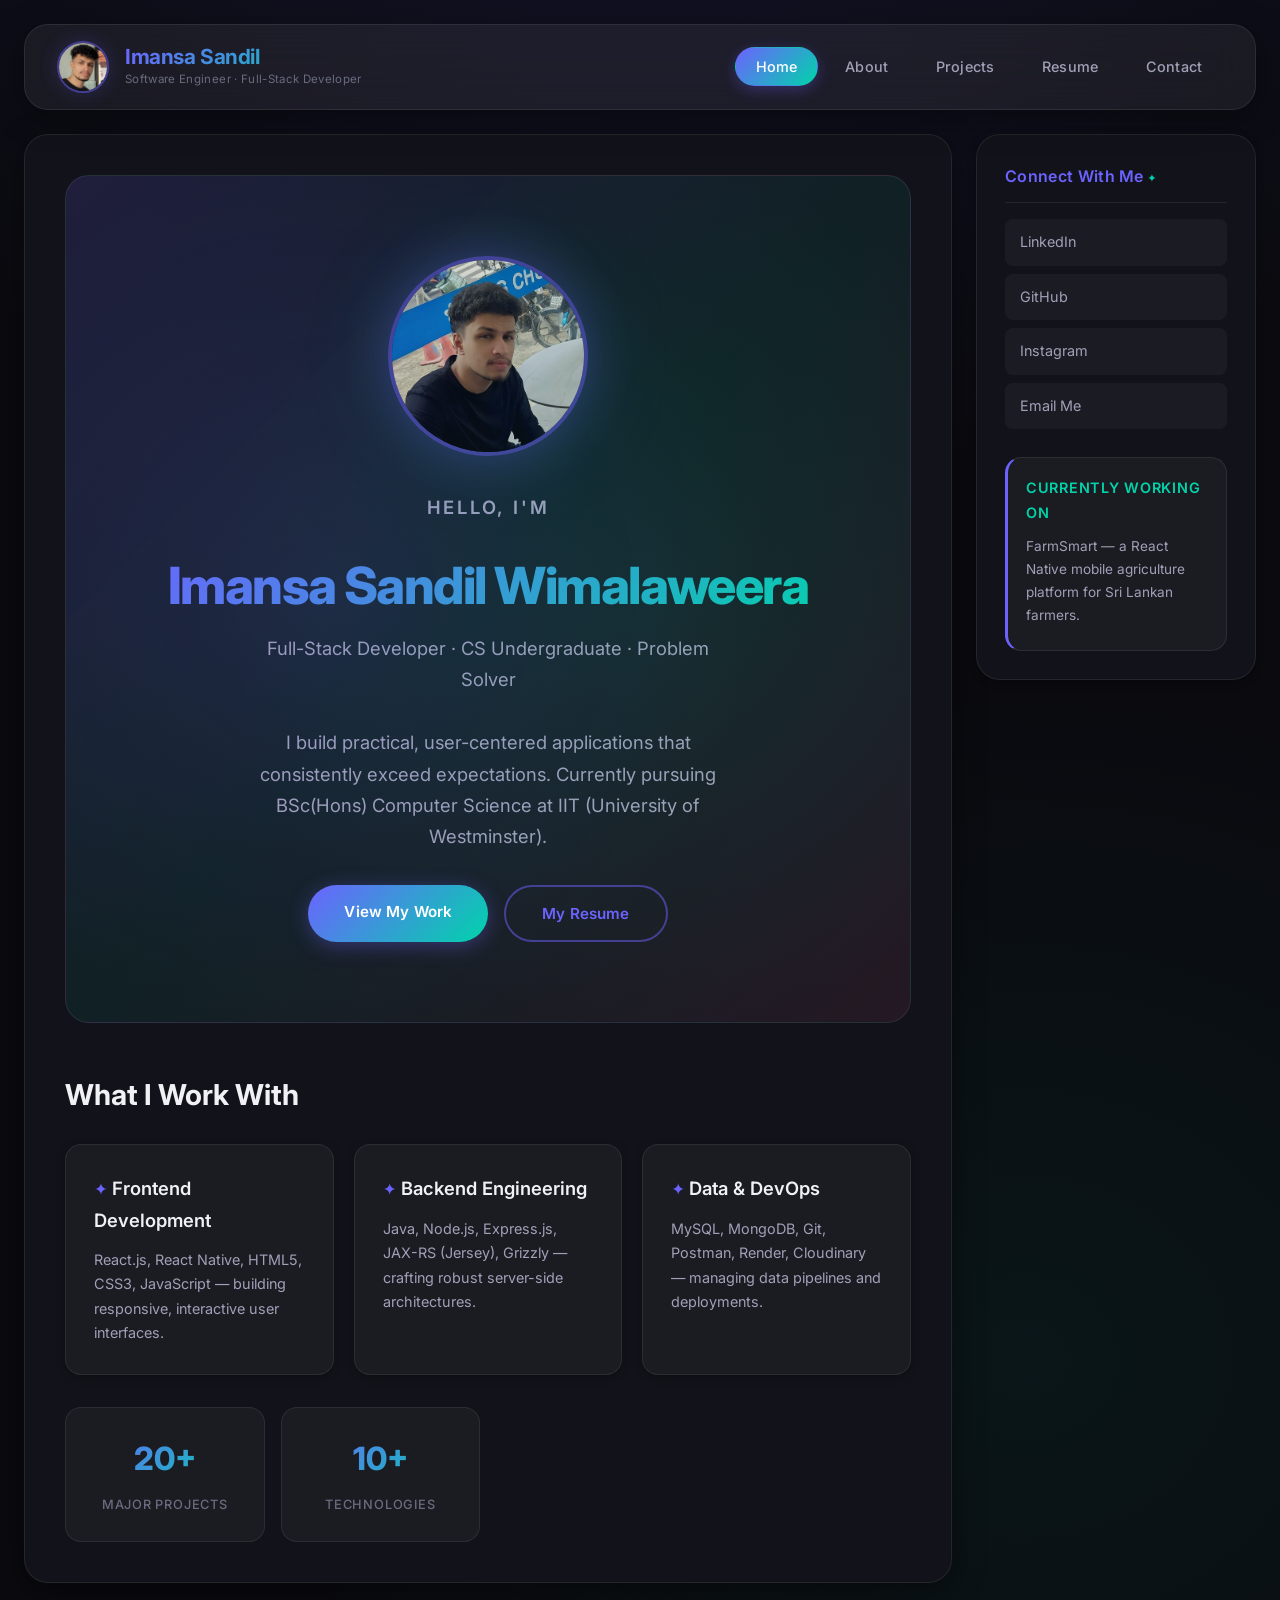
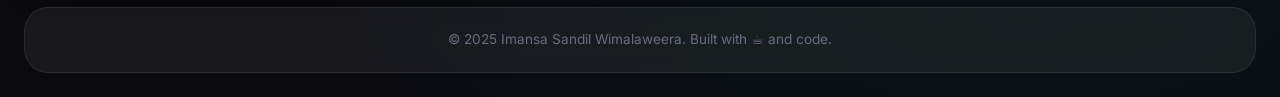
<file: index.html>
<!DOCTYPE html>
<html lang="en">
<head>
    <meta charset="UTF-8">
    <meta name="viewport" content="width=device-width, initial-scale=1.0">
    <meta name="description" content="Imansa Sandil Wimalaweera - Software Developer specializing in React, Java, and full-stack applications. BSc Computer Science student at IIT (University of Westminster).">
    <title>Imansa Sandil | Developer Portfolio</title>
    <link rel="stylesheet" href="styles.css">
    <link href="https://fonts.googleapis.com/css2?family=Inter:wght@300;400;500;600;700;800&display=swap" rel="stylesheet">
</head>
<body>
    <!-- Main header with navigation -->
    <header>
        <nav>
            <div class="logo-container">
                <img src="images/headerp.jpeg" alt="Imansa Sandil" class="profile-photo">
                <div class="logo-text">
                    <h1>Imansa Sandil</h1>
                    <span class="logo-role">Software Engineer · Full-Stack Developer</span>
                </div>
            </div>
            <ul>
                <li><a href="index.html" class="active">Home</a></li>
                <li><a href="about.html">About</a></li>
                <li><a href="blogs.html">Projects</a></li>
                <li><a href="resume.html">Resume</a></li>
                <li><a href="contact.html">Contact</a></li>
            </ul>
        </nav>
    </header>

    <!-- Main content area -->
    <main>
        <!-- Hero section with introduction -->
        <section class="hero">
            <img src="images/Pp.jpg" alt="Imansa Sandil" class="hero-photo" width="200" height="200">
            <p class="hero-greeting">Hello, I'm</p>
            <h2>Imansa Sandil Wimalaweera</h2>
            <p class="hero-tagline">Full-Stack Developer · CS Undergraduate · Problem Solver</p>
            <p class="hero-desc">I build practical, user-centered applications that consistently exceed expectations. Currently pursuing BSc(Hons) Computer Science at IIT (University of Westminster).</p>
            <div class="hero-buttons">
                <a href="blogs.html" class="cta-button">View My Work</a>
                <a href="resume.html" class="cta-button cta-outline">My Resume</a>
            </div>
        </section>

        <!-- Tech stack highlight -->
        <section class="featured">
            <h2>What I Work With</h2>
            <div class="card-container">
                <article class="card">
                    <h3>Frontend Development</h3>
                    <p>React.js, React Native, HTML5, CSS3, JavaScript — building responsive, interactive user interfaces.</p>
                </article>
                <article class="card">
                    <h3>Backend Engineering</h3>
                    <p>Java, Node.js, Express.js, JAX-RS (Jersey), Grizzly — crafting robust server-side architectures.</p>
                </article>
                <article class="card">
                    <h3>Data & DevOps</h3>
                    <p>MySQL, MongoDB, Git, Postman, Render, Cloudinary — managing data pipelines and deployments.</p>
                </article>
            </div>
        </section>

        <!-- Quick stats -->
        <section class="stats-section">
            <div class="stat-item">
                <span class="stat-number">20+</span>
                <span class="stat-label">Major Projects</span>
            </div>
            <div class="stat-item">
                <span class="stat-number">10+</span>
                <span class="stat-label">Technologies</span>
            </div>
        </section>
    </main>

    <!-- Sidebar with social media information -->
    <aside>
        <h3>Connect With Me</h3>
        <ul class="social-links">
            <li><a href="https://www.linkedin.com/in/imansa-sandil-76a2b0391/" target="_blank" rel="noopener">LinkedIn</a></li>
            <li><a href="https://github.com/imansasandil-beep" target="_blank" rel="noopener">GitHub</a></li>
            <li><a href="https://www.instagram.com/_imansandil__?igsh=MTcyYmR6cWJxM2tmeA==" target="_blank" rel="noopener">Instagram</a></li>
            <li><a href="mailto:imansasandil@gmail.com">Email Me</a></li>
        </ul>
        <div class="latest-update">
            <h4>Currently Working On</h4>
            <p>FarmSmart — a React Native mobile agriculture platform for Sri Lankan farmers.</p>
        </div>
    </aside>

    <!-- Footer section -->
    <footer>
        <p>&copy; 2025 Imansa Sandil Wimalaweera. Built with ☕ and code.</p>
    </footer>
</body>
</html>
</file>
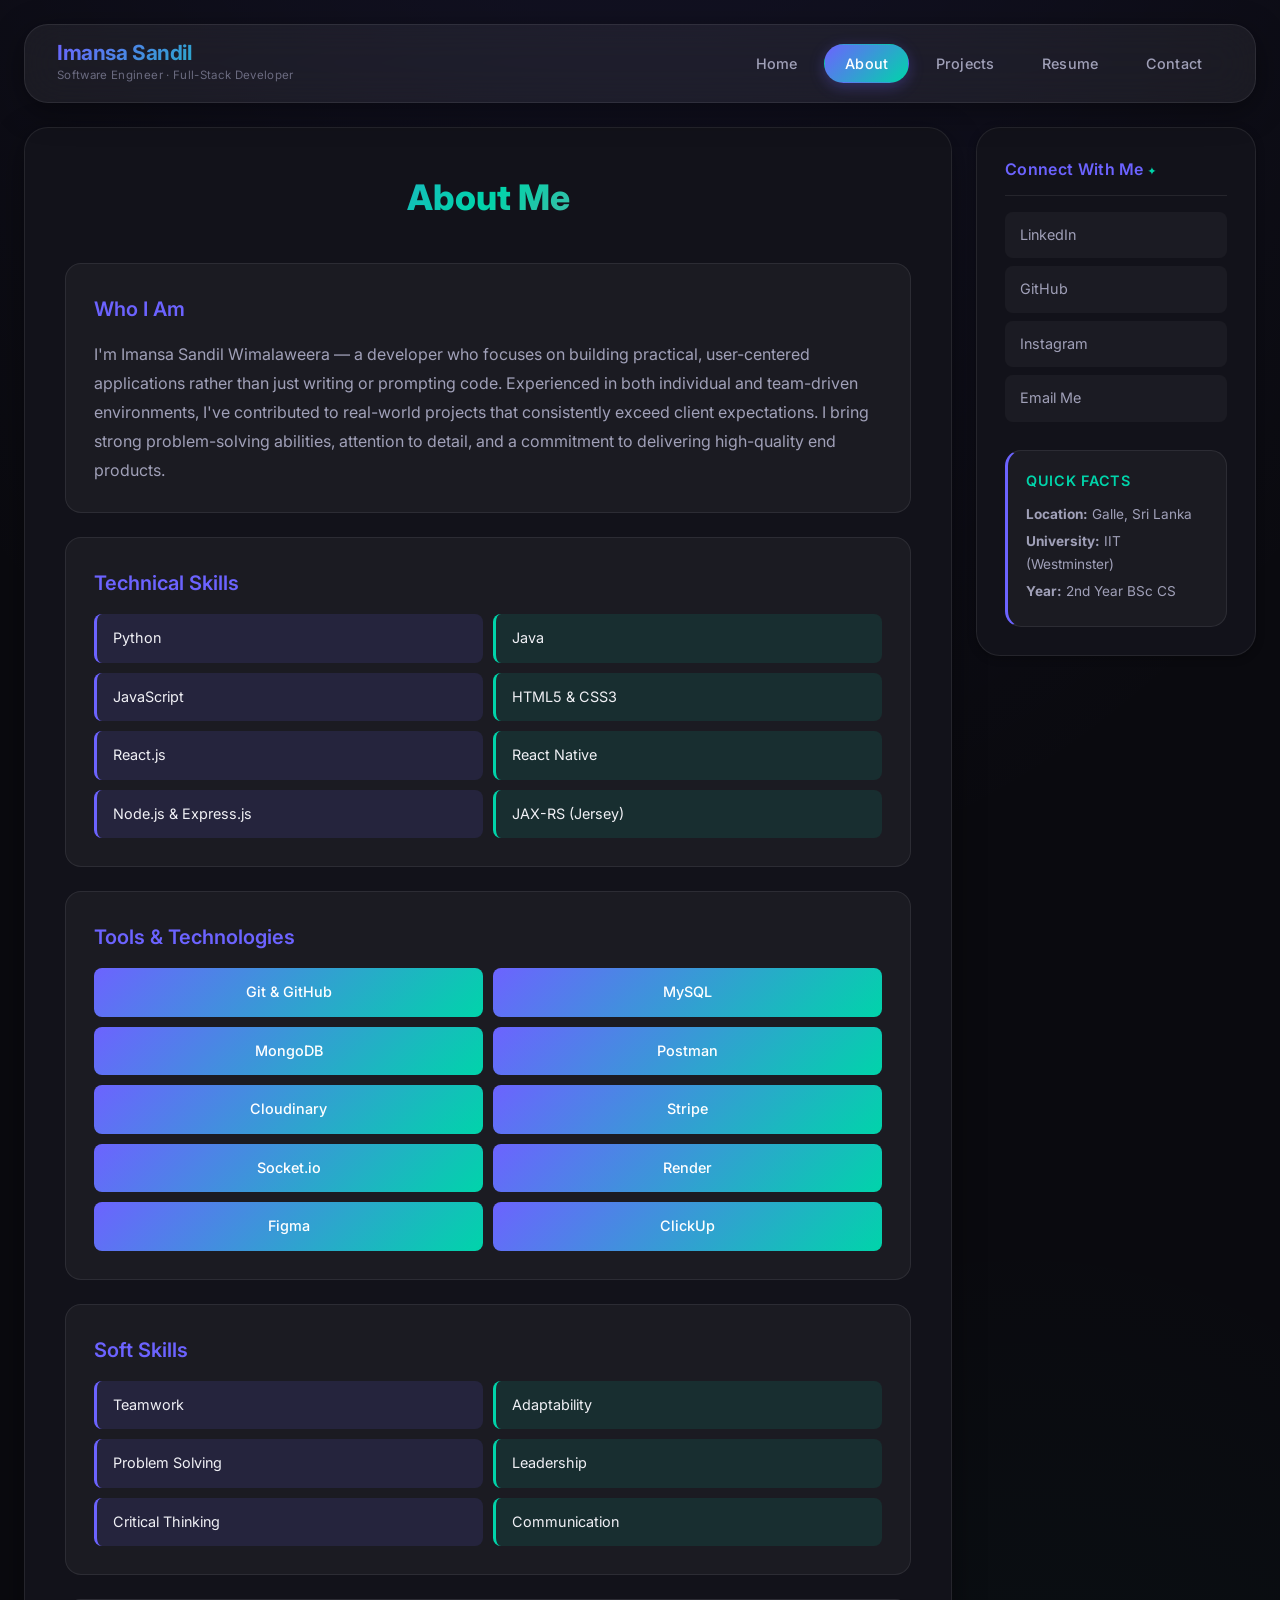
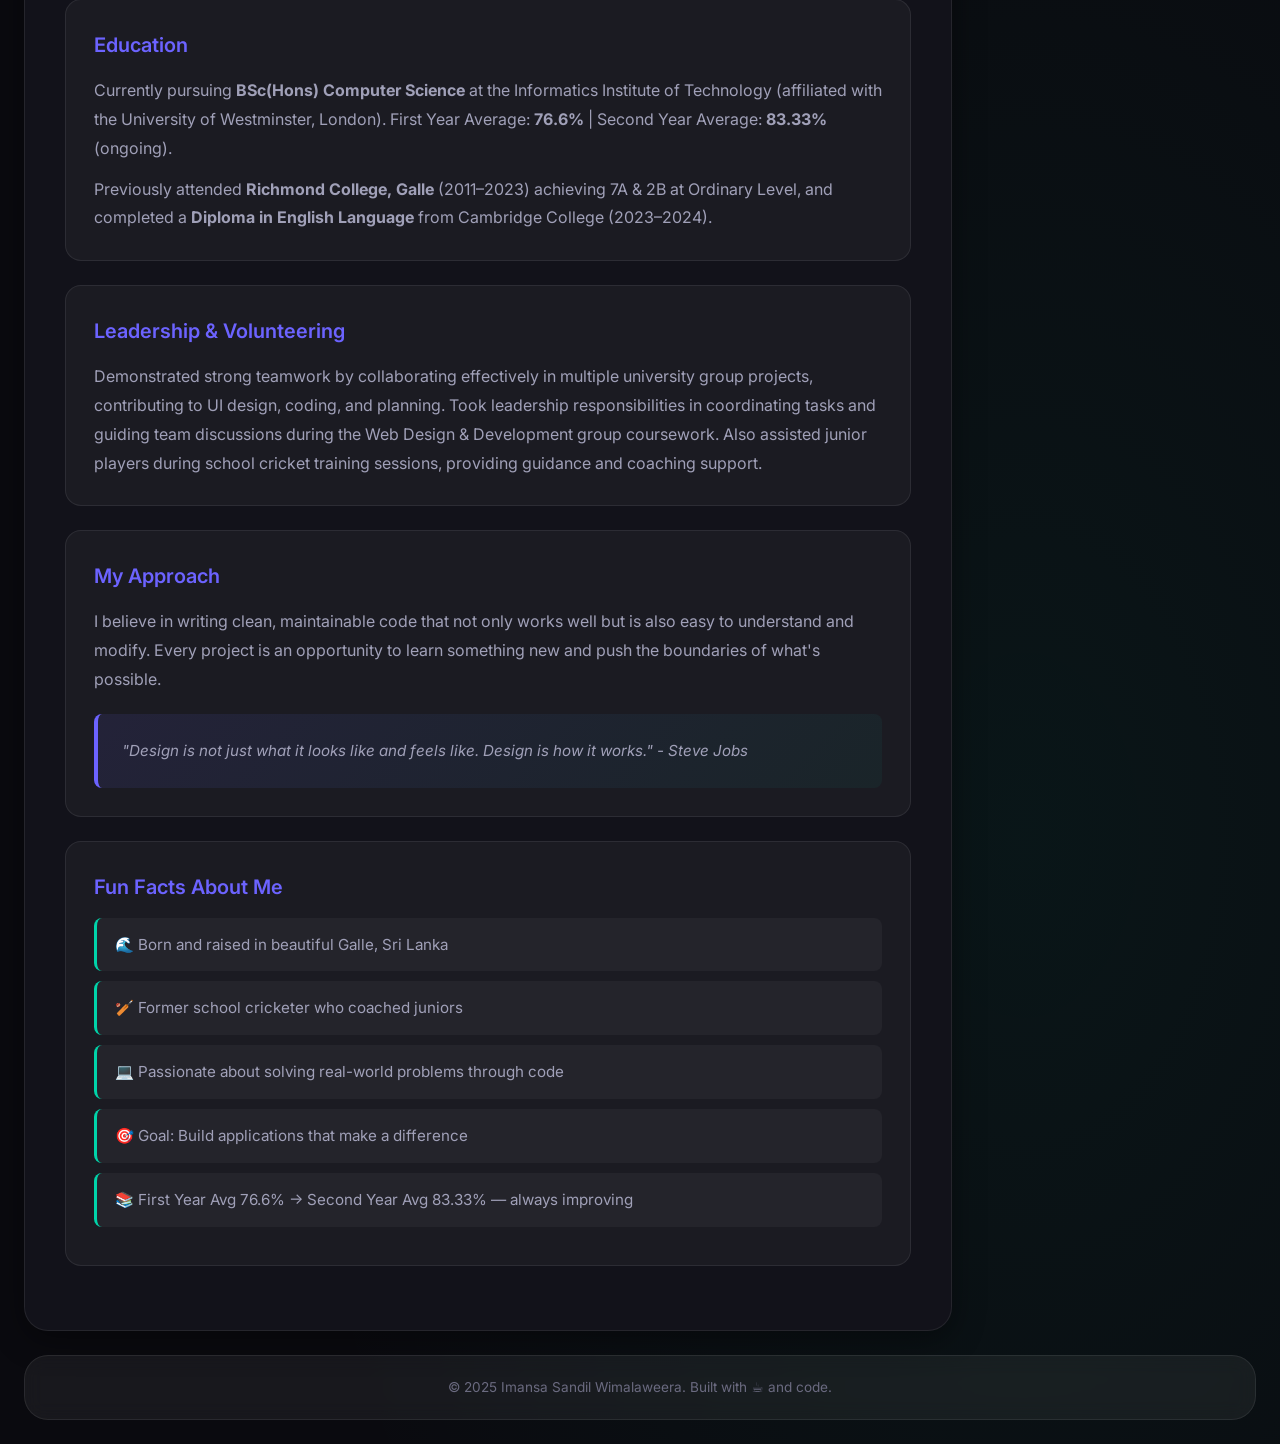
<file: about.html>
<!DOCTYPE html>
<html lang="en">
<head>
    <meta charset="UTF-8">
    <meta name="viewport" content="width=device-width, initial-scale=1.0">
    <meta name="description" content="About Imansa Sandil - CS student at IIT (University of Westminster), skilled in Java, React, Node.js and more.">
    <title>About Me | Imansa Sandil</title>
    <link rel="stylesheet" href="styles.css">
    <link href="https://fonts.googleapis.com/css2?family=Inter:wght@300;400;500;600;700;800&display=swap" rel="stylesheet">
</head>
<body>
    <!-- Navigation header -->
    <header>
        <nav>
            <div class="logo-text">
                    <h1>Imansa Sandil</h1>
                    <span class="logo-role">Software Engineer · Full-Stack Developer</span>
                </div>
            <ul>
                <li><a href="index.html">Home</a></li>
                <li><a href="about.html" class="active">About</a></li>
                <li><a href="blogs.html">Projects</a></li>
                <li><a href="resume.html">Resume</a></li>
                <li><a href="contact.html">Contact</a></li>
            </ul>
        </nav>
    </header>

    <!-- Main content -->
    <main>
        <article class="about-content">
            <h2>About Me</h2>
            
            <!-- Introduction section -->
            <section class="intro-section">
                <h3>Who I Am</h3>
                <p>I'm Imansa Sandil Wimalaweera — a developer who focuses on building practical, user-centered applications rather than just writing or prompting code. Experienced in both individual and team-driven environments, I've contributed to real-world projects that consistently exceed client expectations. I bring strong problem-solving abilities, attention to detail, and a commitment to delivering high-quality end products.</p>
            </section>

            <!-- Skills section -->
            <section class="skills-section">
                <h3>Technical Skills</h3>
                <ul class="skills-list">
                    <li>Python</li>
                    <li>Java</li>
                    <li>JavaScript</li>
                    <li>HTML5 &amp; CSS3</li>
                    <li>React.js</li>
                    <li>React Native</li>
                    <li>Node.js &amp; Express.js</li>
                    <li>JAX-RS (Jersey)</li>
                </ul>
            </section>

            <!-- Tools & Technologies section -->
            <section class="tools-section">
                <h3>Tools &amp; Technologies</h3>
                <ul class="tools-list">
                    <li>Git &amp; GitHub</li>
                    <li>MySQL</li>
                    <li>MongoDB</li>
                    <li>Postman</li>
                    <li>Cloudinary</li>
                    <li>Stripe</li>
                    <li>Socket.io</li>
                    <li>Render</li>
                    <li>Figma</li>
                    <li>ClickUp</li>
                </ul>
            </section>

            <!-- Soft Skills section -->
            <section class="soft-skills-section">
                <h3>Soft Skills</h3>
                <ul class="skills-list">
                    <li>Teamwork</li>
                    <li>Adaptability</li>
                    <li>Problem Solving</li>
                    <li>Leadership</li>
                    <li>Critical Thinking</li>
                    <li>Communication</li>
                </ul>
            </section>

            <!-- Education section -->
            <section class="education-section">
                <h3>Education</h3>
                <p>Currently pursuing <strong>BSc(Hons) Computer Science</strong> at the Informatics Institute of Technology (affiliated with the University of Westminster, London). First Year Average: <strong>76.6%</strong> | Second Year Average: <strong>83.33%</strong> (ongoing).</p>
                <p style="margin-top: 12px;">Previously attended <strong>Richmond College, Galle</strong> (2011–2023) achieving 7A &amp; 2B at Ordinary Level, and completed a <strong>Diploma in English Language</strong> from Cambridge College (2023–2024).</p>
            </section>

            <!-- Leadership & Volunteering -->
            <section class="current-focus-section">
                <h3>Leadership &amp; Volunteering</h3>
                <p>Demonstrated strong teamwork by collaborating effectively in multiple university group projects, contributing to UI design, coding, and planning. Took leadership responsibilities in coordinating tasks and guiding team discussions during the Web Design &amp; Development group coursework. Also assisted junior players during school cricket training sessions, providing guidance and coaching support.</p>
            </section>

            <!-- Philosophy section -->
            <section class="philosophy-section">
                <h3>My Approach</h3>
                <p>I believe in writing clean, maintainable code that not only works well but is also easy to understand and modify. Every project is an opportunity to learn something new and push the boundaries of what's possible.</p>
                <blockquote>
                    "Design is not just what it looks like and feels like. Design is how it works." - Steve Jobs
                </blockquote>
            </section>

            <!-- Fun Facts section -->
            <section class="fun-facts-section">
                <h3>Fun Facts About Me</h3>
                <ul class="fun-facts-list">
                    <li>🌊 Born and raised in beautiful Galle, Sri Lanka</li>
                    <li>🏏 Former school cricketer who coached juniors</li>
                    <li>💻 Passionate about solving real-world problems through code</li>
                    <li>🎯 Goal: Build applications that make a difference</li>
                    <li>📚 First Year Avg 76.6% → Second Year Avg 83.33% — always improving</li>
                </ul>
            </section>
        </article>
    </main>

    <!-- Sidebar -->
    <aside>
        <h3>Connect With Me</h3>
        <ul class="social-links">
            <li><a href="https://www.linkedin.com/in/imansa-sandil-76a2b0391/" target="_blank" rel="noopener">LinkedIn</a></li>
            <li><a href="https://github.com/imansasandil-beep" target="_blank" rel="noopener">GitHub</a></li>
            <li><a href="https://www.instagram.com/_imansandil__?igsh=MTcyYmR6cWJxM2tmeA==" target="_blank" rel="noopener">Instagram</a></li>
            <li><a href="mailto:imansasandil@gmail.com">Email Me</a></li>
        </ul>
        <div class="latest-update">
            <h4>Quick Facts</h4>
            <p><strong>Location:</strong> Galle, Sri Lanka</p>
            <p><strong>University:</strong> IIT (Westminster)</p>
            <p><strong>Year:</strong> 2nd Year BSc CS</p>
        </div>
    </aside>

    <!-- Footer -->
    <footer>
        <p>&copy; 2025 Imansa Sandil Wimalaweera. Built with ☕ and code.</p>
    </footer>
</body>
</html>
</file>
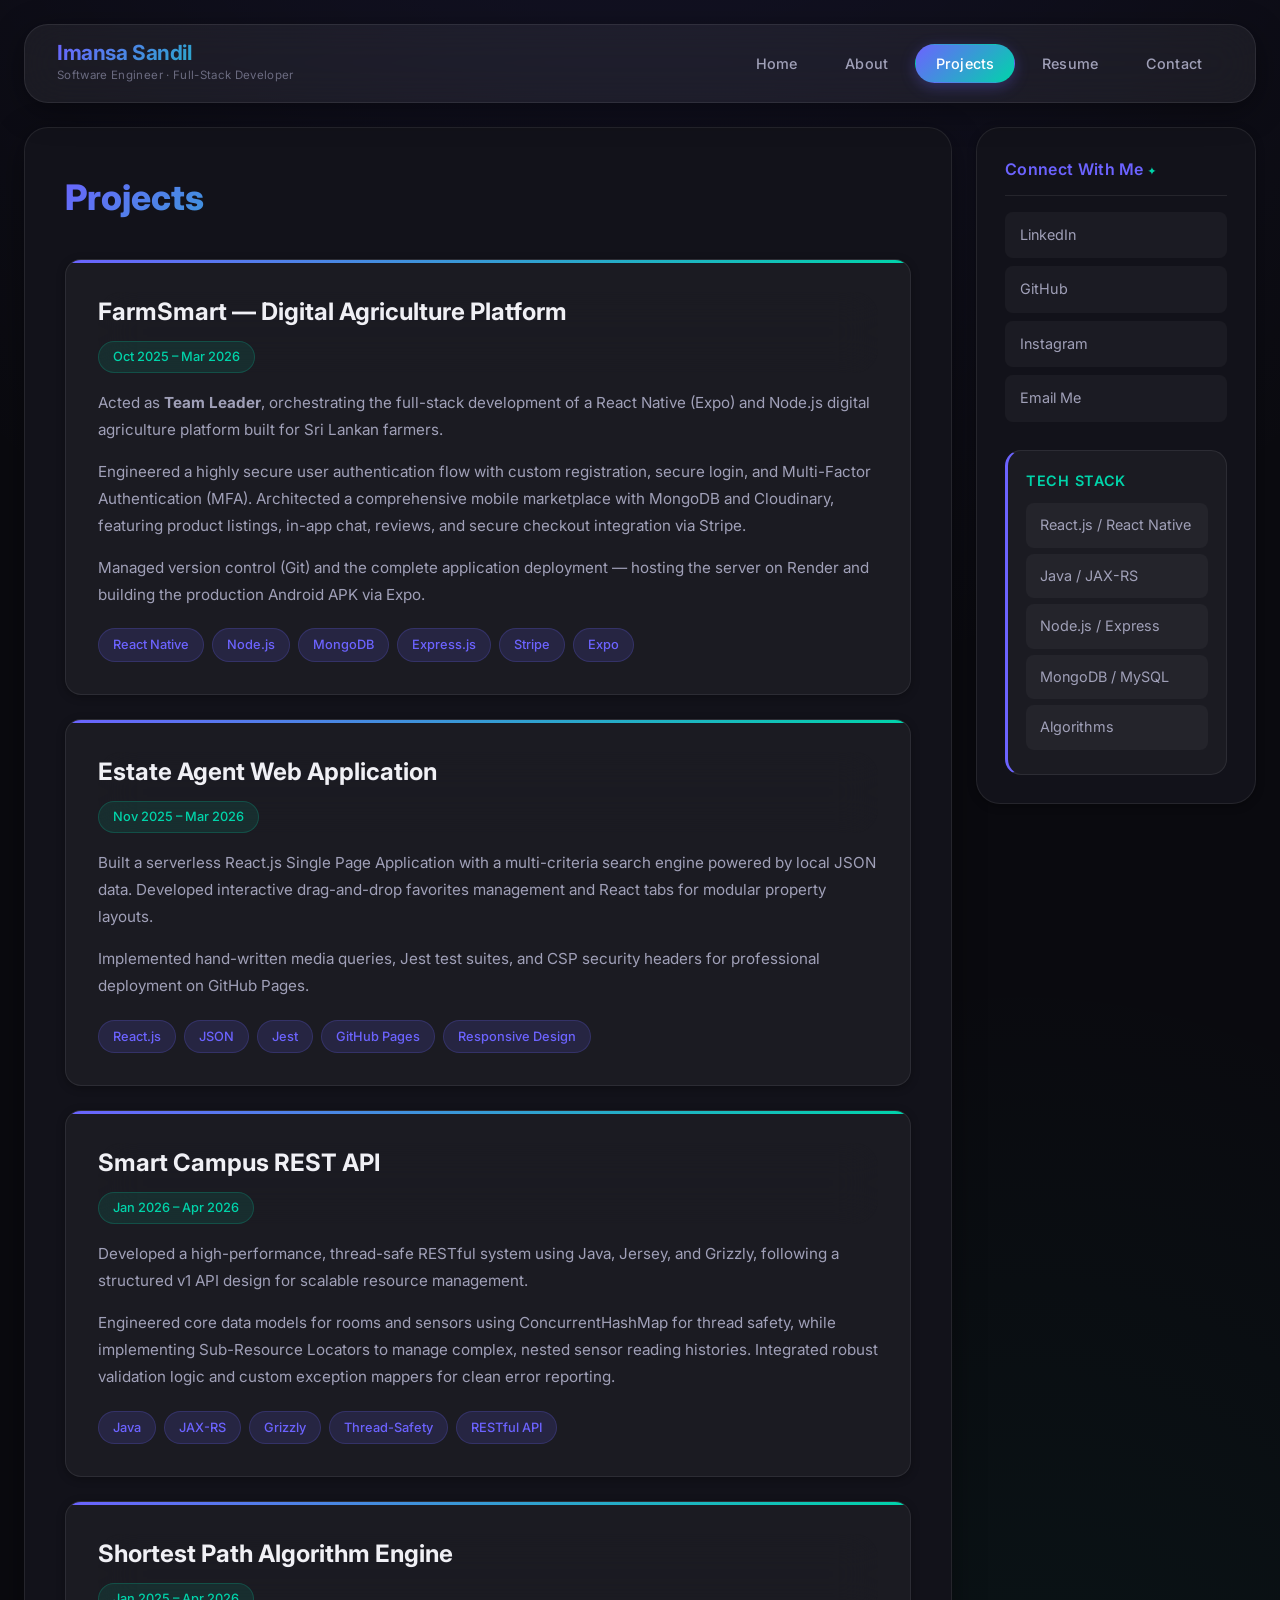
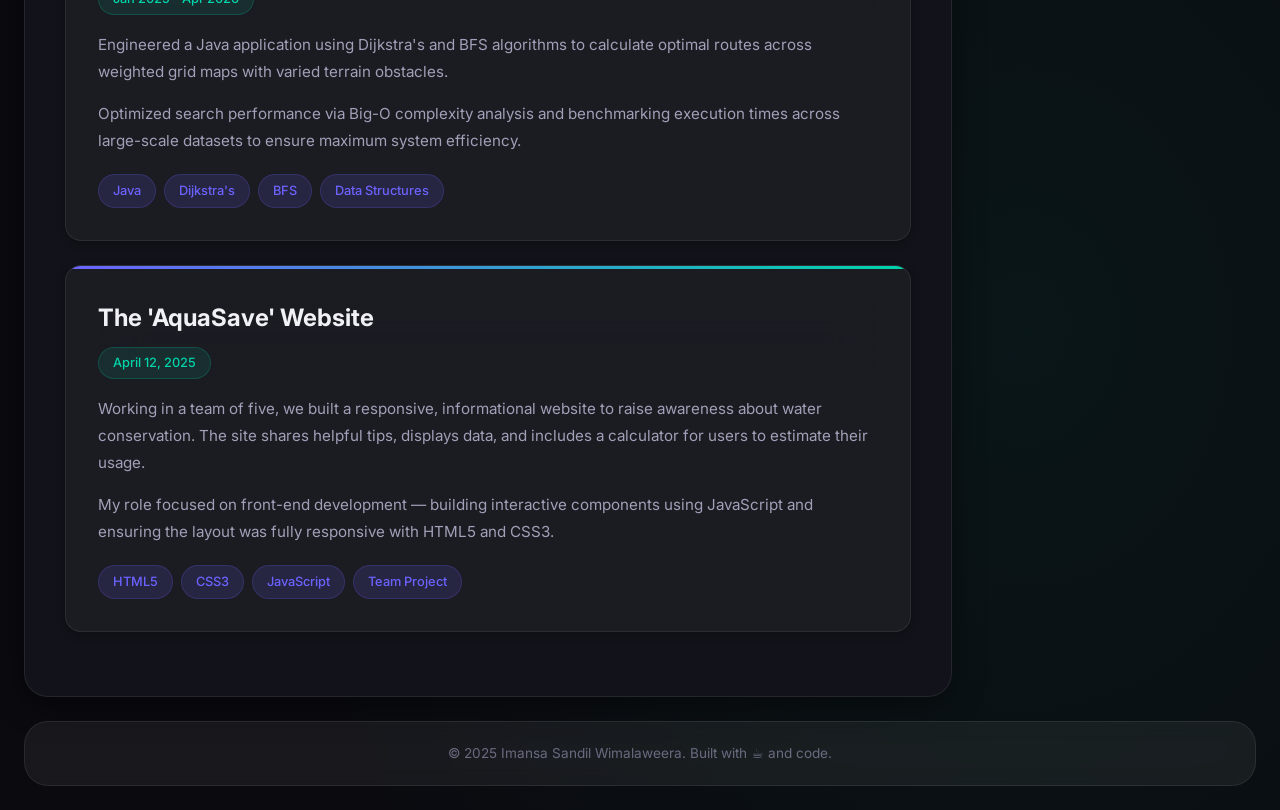
<file: blogs.html>
<!DOCTYPE html>
<html lang="en">
<head>
    <meta charset="UTF-8">
    <meta name="viewport" content="width=device-width, initial-scale=1.0">
    <meta name="description" content="Explore Imansa Sandil's projects: FarmSmart, Estate Agent App, Smart Campus API, and more.">
    <title>Projects | Imansa Sandil</title>
    <link rel="stylesheet" href="styles.css">
    <link href="https://fonts.googleapis.com/css2?family=Inter:wght@300;400;500;600;700;800&display=swap" rel="stylesheet">
</head>
<body>
    <!-- Navigation header -->
    <header>
        <nav>
            <div class="logo-text">
                    <h1>Imansa Sandil</h1>
                    <span class="logo-role">Software Engineer · Full-Stack Developer</span>
                </div>
            <ul>
                <li><a href="index.html">Home</a></li>
                <li><a href="about.html">About</a></li>
                <li><a href="blogs.html" class="active">Projects</a></li>
                <li><a href="resume.html">Resume</a></li>
                <li><a href="contact.html">Contact</a></li>
            </ul>
        </nav>
    </header>

    <!-- Main content -->
    <main>
        <section class="blog-section">
            <h2>Projects</h2>

            <!-- FarmSmart -->
            <article class="blog-post">
                <header>
                    <h3>FarmSmart — Digital Agriculture Platform</h3>
                    <time datetime="2026-03-01">Oct 2025 – Mar 2026</time>
                </header>
                <p>Acted as <strong>Team Leader</strong>, orchestrating the full-stack development of a React Native (Expo) and Node.js digital agriculture platform built for Sri Lankan farmers.</p>
                <p>Engineered a highly secure user authentication flow with custom registration, secure login, and Multi-Factor Authentication (MFA). Architected a comprehensive mobile marketplace with MongoDB and Cloudinary, featuring product listings, in-app chat, reviews, and secure checkout integration via Stripe.</p>
                <p>Managed version control (Git) and the complete application deployment — hosting the server on Render and building the production Android APK via Expo.</p>
                <ul class="post-tags">
                    <li>React Native</li>
                    <li>Node.js</li>
                    <li>MongoDB</li>
                    <li>Express.js</li>
                    <li>Stripe</li>
                    <li>Expo</li>
                </ul>
            </article>

            <!-- Estate Agent -->
            <article class="blog-post">
                <header>
                    <h3>Estate Agent Web Application</h3>
                    <time datetime="2026-03-01">Nov 2025 – Mar 2026</time>
                </header>
                <p>Built a serverless React.js Single Page Application with a multi-criteria search engine powered by local JSON data. Developed interactive drag-and-drop favorites management and React tabs for modular property layouts.</p>
                <p>Implemented hand-written media queries, Jest test suites, and CSP security headers for professional deployment on GitHub Pages.</p>
                <ul class="post-tags">
                    <li>React.js</li>
                    <li>JSON</li>
                    <li>Jest</li>
                    <li>GitHub Pages</li>
                    <li>Responsive Design</li>
                </ul>
            </article>

            <!-- Smart Campus -->
            <article class="blog-post">
                <header>
                    <h3>Smart Campus REST API</h3>
                    <time datetime="2026-04-01">Jan 2026 – Apr 2026</time>
                </header>
                <p>Developed a high-performance, thread-safe RESTful system using Java, Jersey, and Grizzly, following a structured v1 API design for scalable resource management.</p>
                <p>Engineered core data models for rooms and sensors using ConcurrentHashMap for thread safety, while implementing Sub-Resource Locators to manage complex, nested sensor reading histories. Integrated robust validation logic and custom exception mappers for clean error reporting.</p>
                <ul class="post-tags">
                    <li>Java</li>
                    <li>JAX-RS</li>
                    <li>Grizzly</li>
                    <li>Thread-Safety</li>
                    <li>RESTful API</li>
                </ul>
            </article>

            <!-- Shortest Path -->
            <article class="blog-post">
                <header>
                    <h3>Shortest Path Algorithm Engine</h3>
                    <time datetime="2026-04-01">Jan 2025 – Apr 2026</time>
                </header>
                <p>Engineered a Java application using Dijkstra's and BFS algorithms to calculate optimal routes across weighted grid maps with varied terrain obstacles.</p>
                <p>Optimized search performance via Big-O complexity analysis and benchmarking execution times across large-scale datasets to ensure maximum system efficiency.</p>
                <ul class="post-tags">
                    <li>Java</li>
                    <li>Dijkstra's</li>
                    <li>BFS</li>
                    <li>Data Structures</li>
                </ul>
            </article>

            <!-- AquaSave -->
            <article class="blog-post">
                <header>
                    <h3>The 'AquaSave' Website</h3>
                    <time datetime="2025-04-12">April 12, 2025</time>
                </header>
                <p>Working in a team of five, we built a responsive, informational website to raise awareness about water conservation. The site shares helpful tips, displays data, and includes a calculator for users to estimate their usage.</p>
                <p>My role focused on front-end development — building interactive components using JavaScript and ensuring the layout was fully responsive with HTML5 and CSS3.</p>
                <ul class="post-tags">
                    <li>HTML5</li>
                    <li>CSS3</li>
                    <li>JavaScript</li>
                    <li>Team Project</li>
                </ul>
            </article>
        </section>
    </main>

    <!-- Sidebar -->
    <aside>
        <h3>Connect With Me</h3>
        <ul class="social-links">
            <li><a href="https://www.linkedin.com/in/imansa-sandil-76a2b0391/" target="_blank" rel="noopener">LinkedIn</a></li>
            <li><a href="https://github.com/imansasandil-beep" target="_blank" rel="noopener">GitHub</a></li>
            <li><a href="https://www.instagram.com/_imansandil__?igsh=MTcyYmR6cWJxM2tmeA==" target="_blank" rel="noopener">Instagram</a></li>
            <li><a href="mailto:imansasandil@gmail.com">Email Me</a></li>
        </ul>
        <div class="latest-update">
            <h4>Tech Stack</h4>
            <ul class="category-list">
                <li>React.js / React Native</li>
                <li>Java / JAX-RS</li>
                <li>Node.js / Express</li>
                <li>MongoDB / MySQL</li>
                <li>Algorithms</li>
            </ul>
        </div>
    </aside>

    <!-- Footer -->
    <footer>
        <p>&copy; 2025 Imansa Sandil Wimalaweera. Built with ☕ and code.</p>
    </footer>
</body>
</html>
</file>
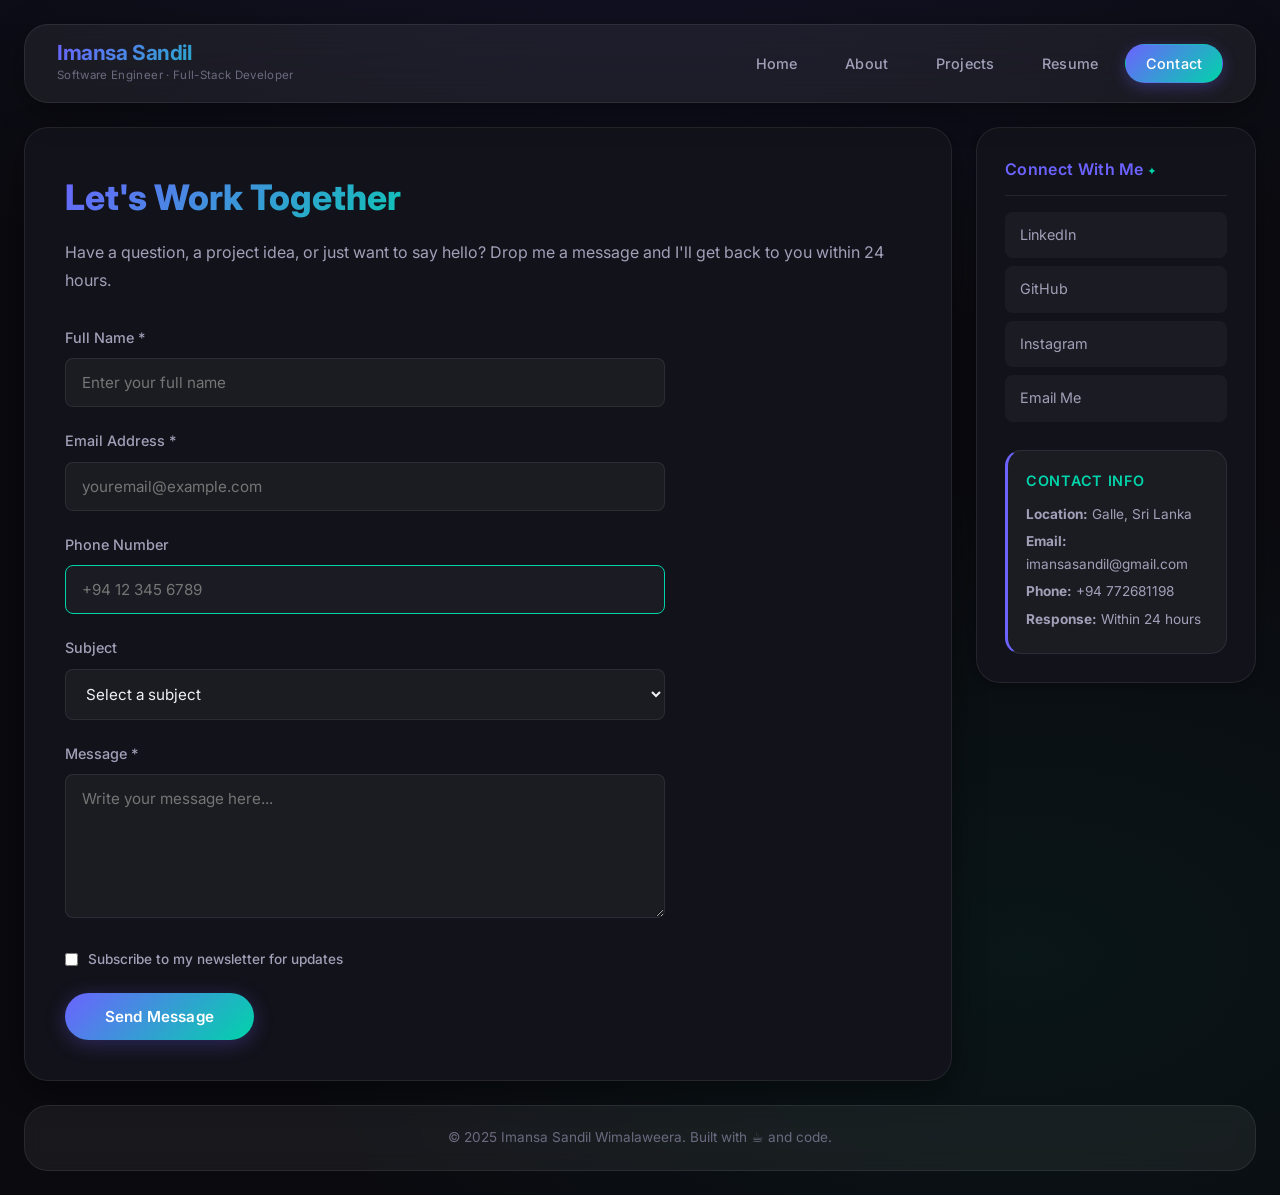
<file: contact.html>
<!DOCTYPE html>
<html lang="en">
<head>
    <meta charset="UTF-8">
    <meta name="viewport" content="width=device-width, initial-scale=1.0">
    <meta name="description" content="Get in touch with Imansa Sandil for project collaborations, inquiries, or feedback.">
    <title>Contact | Imansa Sandil</title>
    <link rel="stylesheet" href="styles.css">
    <link href="https://fonts.googleapis.com/css2?family=Inter:wght@300;400;500;600;700;800&display=swap" rel="stylesheet">
</head>
<body>
    <!-- Navigation header -->
    <header>
        <nav>
            <div class="logo-text">
                    <h1>Imansa Sandil</h1>
                    <span class="logo-role">Software Engineer · Full-Stack Developer</span>
                </div>
            <ul>
                <li><a href="index.html">Home</a></li>
                <li><a href="about.html">About</a></li>
                <li><a href="blogs.html">Projects</a></li>
                <li><a href="resume.html">Resume</a></li>
                <li><a href="contact.html" class="active">Contact</a></li>
            </ul>
        </nav>
    </header>

    <!-- Main content -->
    <main>
        <section class="contact-section">
            <h2>Let's Work Together</h2>
            <p>Have a question, a project idea, or just want to say hello? Drop me a message and I'll get back to you within 24 hours.</p>
            
            <!-- Contact form -->
            <form action="#" method="post" class="contact-form">
                <!-- Name field -->
                <div class="form-group">
                    <label for="name">Full Name *</label>
                    <input type="text" id="name" name="name" required placeholder="Enter your full name">
                </div>

                <!-- Email field -->
                <div class="form-group">
                    <label for="email">Email Address *</label>
                    <input type="email" id="email" name="email" required placeholder="youremail@example.com">
                </div>

                <!-- Phone field (optional) -->
                <div class="form-group">
                    <label for="phone">Phone Number</label>
                    <input type="tel" id="phone" name="phone" placeholder="+94 12 345 6789">
                </div>

                <!-- Subject field -->
                <div class="form-group">
                    <label for="subject">Subject</label>
                    <select id="subject" name="subject">
                        <option value="">Select a subject</option>
                        <option value="general">General Inquiry</option>
                        <option value="project">Project Collaboration</option>
                        <option value="feedback">Feedback</option>
                        <option value="other">Other</option>
                    </select>
                </div>

                <!-- Message field -->
                <div class="form-group">
                    <label for="message">Message *</label>
                    <textarea id="message" name="message" required rows="6" placeholder="Write your message here..."></textarea>
                </div>

                <!-- Newsletter subscription -->
                <div class="form-group checkbox-group">
                    <input type="checkbox" id="newsletter" name="newsletter">
                    <label for="newsletter">Subscribe to my newsletter for updates</label>
                </div>

                <!-- Submit button -->
                <button type="submit" class="submit-button">Send Message</button>
            </form>
        </section>
    </main>

    <!-- Sidebar -->
    <aside>
        <h3>Connect With Me</h3>
        <ul class="social-links">
            <li><a href="https://www.linkedin.com/in/imansa-sandil-76a2b0391/" target="_blank" rel="noopener">LinkedIn</a></li>
            <li><a href="https://github.com/imansasandil-beep" target="_blank" rel="noopener">GitHub</a></li>
            <li><a href="https://www.instagram.com/_imansandil__?igsh=MTcyYmR6cWJxM2tmeA==" target="_blank" rel="noopener">Instagram</a></li>
            <li><a href="mailto:imansasandil@gmail.com">Email Me</a></li>
        </ul>
        <div class="latest-update">
            <h4>Contact Info</h4>
            <p><strong>Location:</strong> Galle, Sri Lanka</p>
            <p><strong>Email:</strong> imansasandil@gmail.com</p>
            <p><strong>Phone:</strong> +94 772681198</p>
            <p><strong>Response:</strong> Within 24 hours</p>
        </div>
    </aside>

    <!-- Footer -->
    <footer>
        <p>&copy; 2025 Imansa Sandil Wimalaweera. Built with ☕ and code.</p>
    </footer>
</body>
</html>
</file>
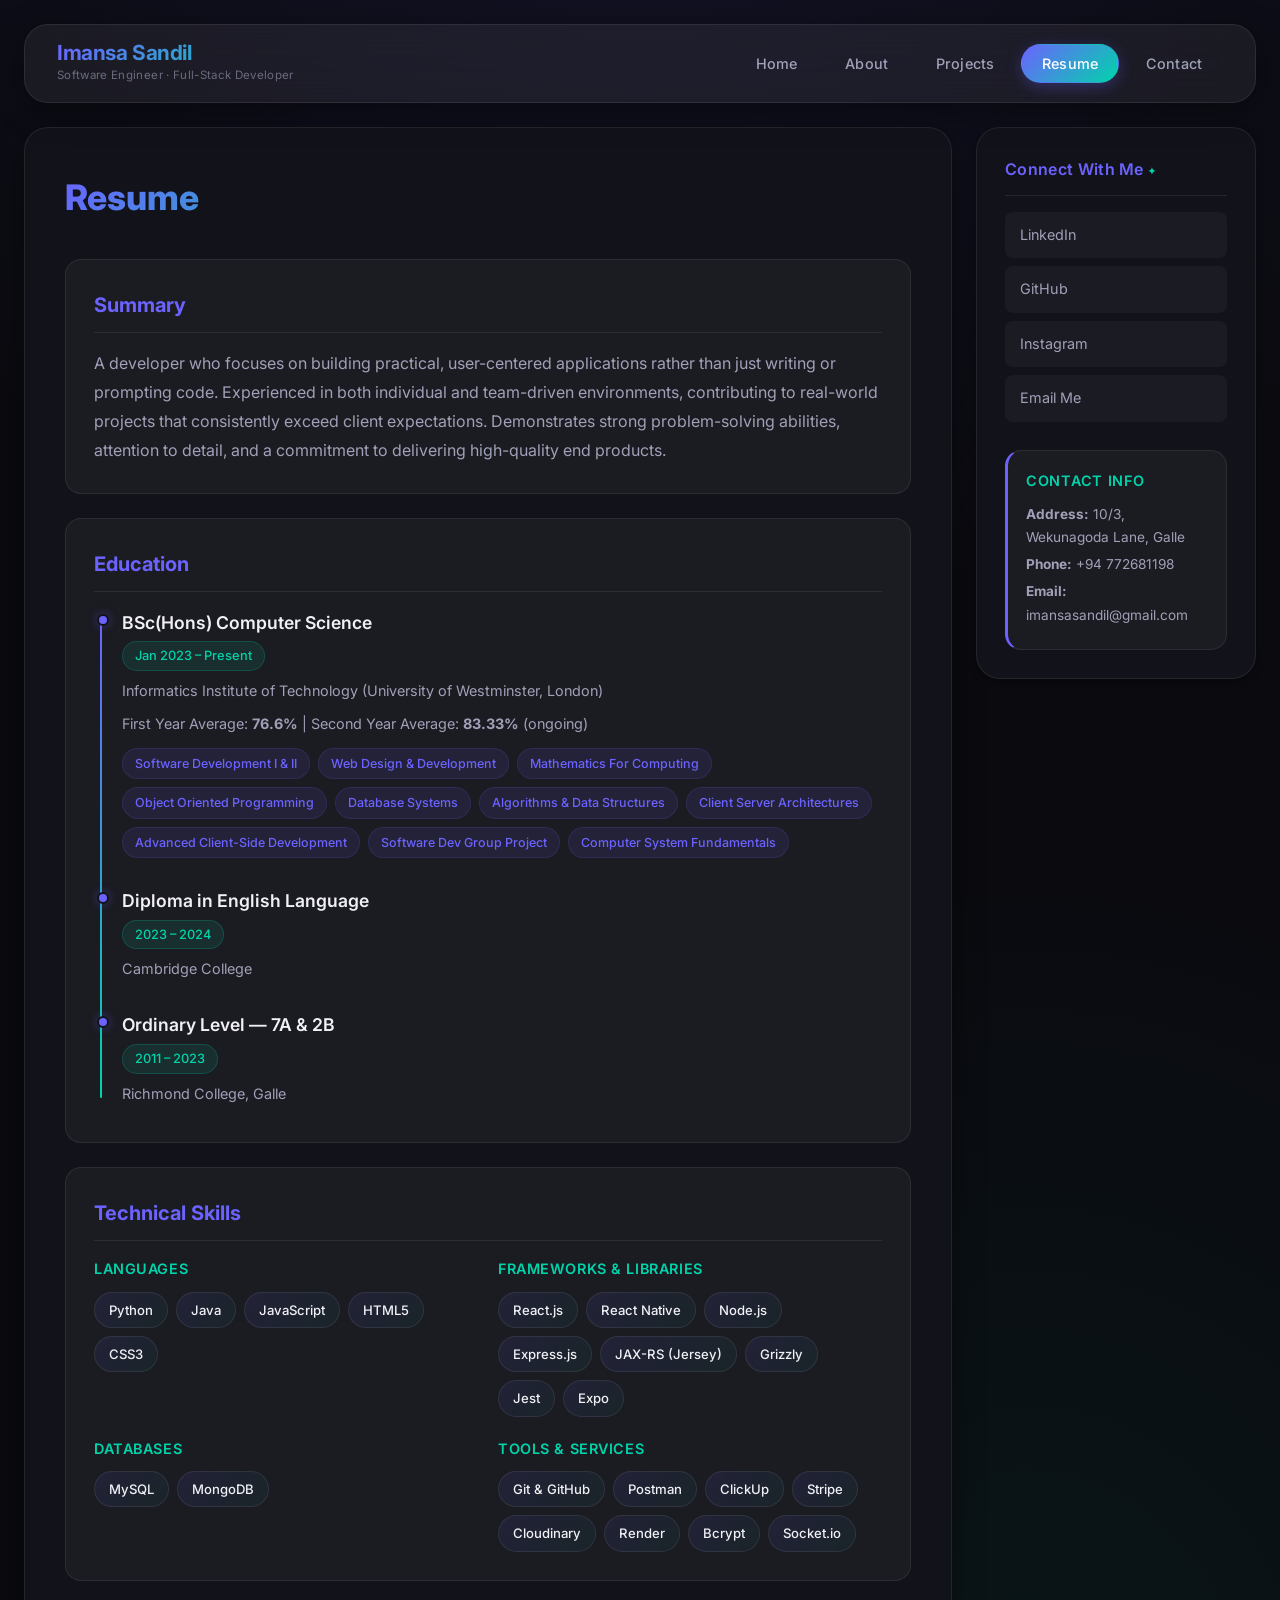
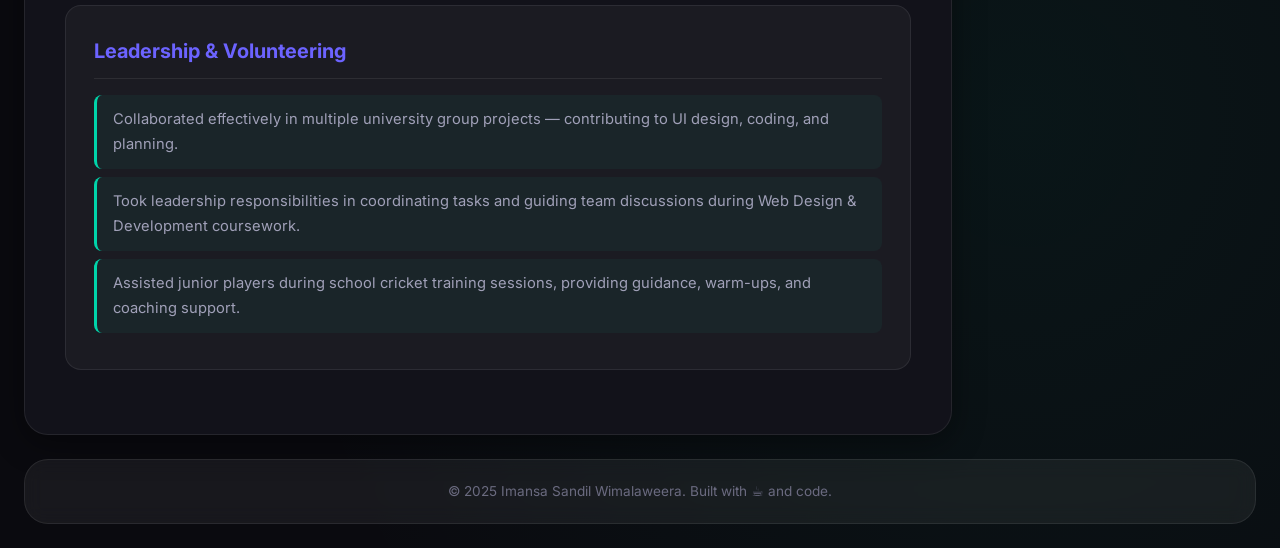
<file: resume.html>
<!DOCTYPE html>
<html lang="en">
<head>
    <meta charset="UTF-8">
    <meta name="viewport" content="width=device-width, initial-scale=1.0">
    <meta name="description" content="Resume of Imansa Sandil Wimalaweera - Education, projects, skills, and references.">
    <title>Resume | Imansa Sandil</title>
    <link rel="stylesheet" href="styles.css">
    <link href="https://fonts.googleapis.com/css2?family=Inter:wght@300;400;500;600;700;800&display=swap" rel="stylesheet">
</head>
<body>
    <!-- Navigation header -->
    <header>
        <nav>
            <div class="logo-text">
                    <h1>Imansa Sandil</h1>
                    <span class="logo-role">Software Engineer · Full-Stack Developer</span>
                </div>
            <ul>
                <li><a href="index.html">Home</a></li>
                <li><a href="about.html">About</a></li>
                <li><a href="blogs.html">Projects</a></li>
                <li><a href="resume.html" class="active">Resume</a></li>
                <li><a href="contact.html">Contact</a></li>
            </ul>
        </nav>
    </header>

    <!-- Main content -->
    <main>
        <section class="resume-section">
            <h2>Resume</h2>

            <!-- Summary -->
            <div class="resume-block">
                <h3>Summary</h3>
                <p>A developer who focuses on building practical, user-centered applications rather than just writing or prompting code. Experienced in both individual and team-driven environments, contributing to real-world projects that consistently exceed client expectations. Demonstrates strong problem-solving abilities, attention to detail, and a commitment to delivering high-quality end products.</p>
            </div>

            <!-- Education -->
            <div class="resume-block">
                <h3>Education</h3>
                <div class="timeline">
                    <div class="timeline-item">
                        <div class="timeline-marker"></div>
                        <div class="timeline-content">
                            <h4>BSc(Hons) Computer Science</h4>
                            <span class="timeline-date">Jan 2023 – Present</span>
                            <p class="timeline-org">Informatics Institute of Technology (University of Westminster, London)</p>
                            <p>First Year Average: <strong>76.6%</strong> | Second Year Average: <strong>83.33%</strong> (ongoing)</p>
                            <div class="module-grid">
                                <span class="module-tag">Software Development I &amp; II</span>
                                <span class="module-tag">Web Design &amp; Development</span>
                                <span class="module-tag">Mathematics For Computing</span>
                                <span class="module-tag">Object Oriented Programming</span>
                                <span class="module-tag">Database Systems</span>
                                <span class="module-tag">Algorithms &amp; Data Structures</span>
                                <span class="module-tag">Client Server Architectures</span>
                                <span class="module-tag">Advanced Client-Side Development</span>
                                <span class="module-tag">Software Dev Group Project</span>
                                <span class="module-tag">Computer System Fundamentals</span>
                            </div>
                        </div>
                    </div>
                    <div class="timeline-item">
                        <div class="timeline-marker"></div>
                        <div class="timeline-content">
                            <h4>Diploma in English Language</h4>
                            <span class="timeline-date">2023 – 2024</span>
                            <p class="timeline-org">Cambridge College</p>
                        </div>
                    </div>
                    <div class="timeline-item">
                        <div class="timeline-marker"></div>
                        <div class="timeline-content">
                            <h4>Ordinary Level — 7A &amp; 2B</h4>
                            <span class="timeline-date">2011 – 2023</span>
                            <p class="timeline-org">Richmond College, Galle</p>
                        </div>
                    </div>
                </div>
            </div>

            <!-- Technical Skills -->
            <div class="resume-block">
                <h3>Technical Skills</h3>
                <div class="skills-grid">
                    <div class="skill-category">
                        <h4>Languages</h4>
                        <div class="skill-pills">
                            <span>Python</span>
                            <span>Java</span>
                            <span>JavaScript</span>
                            <span>HTML5</span>
                            <span>CSS3</span>
                        </div>
                    </div>
                    <div class="skill-category">
                        <h4>Frameworks &amp; Libraries</h4>
                        <div class="skill-pills">
                            <span>React.js</span>
                            <span>React Native</span>
                            <span>Node.js</span>
                            <span>Express.js</span>
                            <span>JAX-RS (Jersey)</span>
                            <span>Grizzly</span>
                            <span>Jest</span>
                            <span>Expo</span>
                        </div>
                    </div>
                    <div class="skill-category">
                        <h4>Databases</h4>
                        <div class="skill-pills">
                            <span>MySQL</span>
                            <span>MongoDB</span>
                        </div>
                    </div>
                    <div class="skill-category">
                        <h4>Tools &amp; Services</h4>
                        <div class="skill-pills">
                            <span>Git &amp; GitHub</span>
                            <span>Postman</span>
                            <span>ClickUp</span>
                            <span>Stripe</span>
                            <span>Cloudinary</span>
                            <span>Render</span>
                            <span>Bcrypt</span>
                            <span>Socket.io</span>
                        </div>
                    </div>
                </div>
            </div>

            <!-- Leadership -->
            <div class="resume-block">
                <h3>Leadership &amp; Volunteering</h3>
                <ul class="resume-list">
                    <li>Collaborated effectively in multiple university group projects — contributing to UI design, coding, and planning.</li>
                    <li>Took leadership responsibilities in coordinating tasks and guiding team discussions during Web Design &amp; Development coursework.</li>
                    <li>Assisted junior players during school cricket training sessions, providing guidance, warm-ups, and coaching support.</li>
                </ul>
            </div>


        </section>
    </main>

    <!-- Sidebar -->
    <aside>
        <h3>Connect With Me</h3>
        <ul class="social-links">
            <li><a href="https://www.linkedin.com/in/imansa-sandil-76a2b0391/" target="_blank" rel="noopener">LinkedIn</a></li>
            <li><a href="https://github.com/imansasandil-beep" target="_blank" rel="noopener">GitHub</a></li>
            <li><a href="https://www.instagram.com/_imansandil__?igsh=MTcyYmR6cWJxM2tmeA==" target="_blank" rel="noopener">Instagram</a></li>
            <li><a href="mailto:imansasandil@gmail.com">Email Me</a></li>
        </ul>
        <div class="latest-update">
            <h4>Contact Info</h4>
            <p><strong>Address:</strong> 10/3, Wekunagoda Lane, Galle</p>
            <p><strong>Phone:</strong> +94 772681198</p>
            <p><strong>Email:</strong> imansasandil@gmail.com</p>
        </div>
    </aside>

    <!-- Footer -->
    <footer>
        <p>&copy; 2025 Imansa Sandil Wimalaweera. Built with ☕ and code.</p>
    </footer>
</body>
</html>
</file>
<file: styles.css>
/* ===== CUSTOM PROPERTIES / DESIGN TOKENS ===== */
:root {
    --bg-primary: #0a0a0f;
    --bg-secondary: #12121a;
    --bg-card: rgba(255, 255, 255, 0.04);
    --bg-glass: rgba(255, 255, 255, 0.06);
    --border-glass: rgba(255, 255, 255, 0.08);
    --text-primary: #f0f0f5;
    --text-secondary: #a0a0b8;
    --text-muted: #6b6b80;
    --accent-1: #6c63ff;
    --accent-2: #00d4aa;
    --accent-3: #ff6b9d;
    --gradient-hero: linear-gradient(135deg, #6c63ff 0%, #00d4aa 50%, #ff6b9d 100%);
    --gradient-accent: linear-gradient(135deg, #6c63ff, #00d4aa);
    --gradient-card: linear-gradient(135deg, rgba(108, 99, 255, 0.1), rgba(0, 212, 170, 0.05));
    --shadow-sm: 0 2px 8px rgba(0, 0, 0, 0.3);
    --shadow-md: 0 8px 32px rgba(0, 0, 0, 0.4);
    --shadow-lg: 0 16px 64px rgba(0, 0, 0, 0.5);
    --shadow-glow: 0 0 30px rgba(108, 99, 255, 0.15);
    --radius-sm: 8px;
    --radius-md: 16px;
    --radius-lg: 24px;
    --radius-full: 9999px;
    --transition-fast: 0.2s cubic-bezier(0.4, 0, 0.2, 1);
    --transition-smooth: 0.4s cubic-bezier(0.4, 0, 0.2, 1);
    --transition-bounce: 0.5s cubic-bezier(0.34, 1.56, 0.64, 1);
}

/* ===== RESET & BASE ===== */
*, *::before, *::after {
    margin: 0;
    padding: 0;
    box-sizing: border-box;
}

html {
    scroll-behavior: smooth;
}

body {
    font-family: 'Inter', 'Segoe UI', system-ui, sans-serif;
    line-height: 1.7;
    color: var(--text-primary);
    background-color: var(--bg-primary);
    min-height: 100vh;
    display: grid;
    grid-template-columns: 1fr 280px;
    grid-template-rows: auto 1fr auto;
    grid-template-areas:
        "header header"
        "main aside"
        "footer footer";
    gap: 24px;
    padding: 24px;
    background-image:
        radial-gradient(ellipse 80% 50% at 50% -20%, rgba(108, 99, 255, 0.12), transparent),
        radial-gradient(ellipse 60% 40% at 80% 80%, rgba(0, 212, 170, 0.06), transparent);
}

/* ===== ANIMATIONS ===== */
@keyframes fadeInUp {
    from { opacity: 0; transform: translateY(30px); }
    to { opacity: 1; transform: translateY(0); }
}

@keyframes fadeInDown {
    from { opacity: 0; transform: translateY(-30px); }
    to { opacity: 1; transform: translateY(0); }
}

@keyframes slideInLeft {
    from { opacity: 0; transform: translateX(-30px); }
    to { opacity: 1; transform: translateX(0); }
}

@keyframes slideInRight {
    from { opacity: 0; transform: translateX(30px); }
    to { opacity: 1; transform: translateX(0); }
}

@keyframes gradientShift {
    0% { background-position: 0% 50%; }
    50% { background-position: 100% 50%; }
    100% { background-position: 0% 50%; }
}

@keyframes pulse {
    0%, 100% { opacity: 1; }
    50% { opacity: 0.6; }
}

@keyframes float {
    0%, 100% { transform: translateY(0); }
    50% { transform: translateY(-6px); }
}

@keyframes shimmer {
    0% { background-position: -200% 0; }
    100% { background-position: 200% 0; }
}

header { animation: fadeInDown 0.6s ease-out both; }
main { animation: fadeInUp 0.7s ease-out 0.1s both; }
aside { animation: slideInRight 0.7s ease-out 0.2s both; }
footer { animation: fadeInUp 0.6s ease-out 0.3s both; }

/* ===== HEADER / NAV ===== */
header {
    grid-area: header;
    background: var(--bg-glass);
    backdrop-filter: blur(20px);
    -webkit-backdrop-filter: blur(20px);
    padding: 16px 32px;
    border-radius: var(--radius-lg);
    border: 1px solid var(--border-glass);
    box-shadow: var(--shadow-md);
    position: sticky;
    top: 24px;
    z-index: 100;
}

nav {
    display: flex;
    justify-content: space-between;
    align-items: center;
}

/* Text effects */
nav h1 {
    font-family: 'Inter', sans-serif;
    font-size: 1.3rem;
    font-weight: 700;
    background: var(--gradient-hero);
    background-size: 200% 200%;
    -webkit-background-clip: text;
    -webkit-text-fill-color: transparent;
    background-clip: text;
    animation: gradientShift 4s ease infinite;
    letter-spacing: -0.02em;
    line-height: 1.2;
}

.logo-text {
    display: flex;
    flex-direction: column;
}

.logo-role {
    font-size: 0.72rem;
    color: var(--text-muted);
    font-weight: 400;
    letter-spacing: 0.03em;
}

nav ul {
    display: flex;
    list-style: none;
    gap: 6px;
}

/* Border and Transitions */
nav a {
    color: var(--text-secondary);
    text-decoration: none;
    padding: 10px 20px;
    border-radius: var(--radius-full);
    transition: var(--transition-smooth);
    font-weight: 500;
    font-size: 0.9rem;
    border: 1px solid transparent;
    position: relative;
    letter-spacing: 0.01em;
}

/* User action pseudo class */
nav a:hover {
    color: var(--text-primary);
    background: rgba(108, 99, 255, 0.12);
    border-color: rgba(108, 99, 255, 0.25);
}

/* Attribute selector */
nav a[class="active"] {
    color: #fff;
    background: var(--gradient-accent);
    border-color: transparent;
    box-shadow: 0 4px 15px rgba(108, 99, 255, 0.3);
}

/* ===== PROFILE PHOTO ===== */
.logo-container {
    display: flex;
    align-items: center;
    gap: 16px;
}

.profile-photo {
    width: 52px;
    height: 52px;
    border-radius: 50%;
    object-fit: cover;
    border: 2px solid rgba(108, 99, 255, 0.5);
    box-shadow: 0 0 20px rgba(108, 99, 255, 0.2);
    transition: var(--transition-smooth);
}

.profile-photo:hover {
    border-color: var(--accent-2);
    box-shadow: 0 0 30px rgba(0, 212, 170, 0.3);
    transform: scale(1.08);
}

/* ===== MAIN CONTENT ===== */
main {
    grid-area: main;
    background: var(--bg-secondary);
    padding: 40px;
    border-radius: var(--radius-lg);
    border: 1px solid var(--border-glass);
    box-shadow: var(--shadow-md);
}

/* ===== HERO SECTION ===== */
/* Gradient */
.hero {
    text-align: center;
    padding: 80px 40px;
    background: linear-gradient(135deg, rgba(108, 99, 255, 0.15) 0%, rgba(0, 212, 170, 0.08) 50%, rgba(255, 107, 157, 0.08) 100%);
    border-radius: var(--radius-lg);
    margin-bottom: 48px;
    position: relative;
    overflow: hidden;
    border: 1px solid var(--border-glass);
}

.hero::before {
    content: '';
    position: absolute;
    top: 0;
    left: 0;
    right: 0;
    bottom: 0;
    background: radial-gradient(circle at 30% 50%, rgba(108, 99, 255, 0.12), transparent 60%),
                radial-gradient(circle at 70% 50%, rgba(0, 212, 170, 0.08), transparent 60%);
    pointer-events: none;
}

.hero h2 {
    font-family: 'Inter', sans-serif;
    font-size: 3.2rem;
    font-weight: 800;
    margin-bottom: 16px;
    background: var(--gradient-hero);
    background-size: 200% 200%;
    -webkit-background-clip: text;
    -webkit-text-fill-color: transparent;
    background-clip: text;
    animation: fadeInDown 0.8s ease-out, gradientShift 5s ease infinite;
    letter-spacing: -0.03em;
    line-height: 1.2;
}

.hero p {
    font-size: 1.15rem;
    margin-bottom: 32px;
    color: var(--text-secondary);
    max-width: 500px;
    margin-left: auto;
    margin-right: auto;
}

/* Transforms */
.cta-button {
    display: inline-block;
    padding: 14px 36px;
    background: var(--gradient-accent);
    color: white;
    text-decoration: none;
    border-radius: var(--radius-full);
    font-weight: 600;
    font-size: 0.95rem;
    transition: var(--transition-smooth);
    box-shadow: 0 4px 20px rgba(108, 99, 255, 0.35);
    position: relative;
    letter-spacing: 0.01em;
}

.cta-button:hover {
    transform: translateY(-3px) scale(1.03);
    box-shadow: 0 8px 30px rgba(108, 99, 255, 0.5);
}

.cta-button:active {
    transform: translateY(0) scale(0.98);
}

/* ===== FEATURED SECTION ===== */
.featured h2 {
    font-size: 1.8rem;
    font-weight: 700;
    margin-bottom: 24px;
    color: var(--text-primary);
}

/* CARD COMPONENTS */
.card-container {
    display: grid;
    grid-template-columns: repeat(3, 1fr);
    gap: 20px;
    margin-top: 24px;
}

.card {
    background: var(--bg-card);
    padding: 28px;
    border-radius: var(--radius-md);
    border: 1px solid var(--border-glass);
    transition: var(--transition-smooth);
    box-shadow: var(--shadow-sm);
    position: relative;
    overflow: hidden;
}

.card::before {
    content: '';
    position: absolute;
    top: 0;
    left: 0;
    right: 0;
    height: 3px;
    background: var(--gradient-accent);
    transform: scaleX(0);
    transition: var(--transition-smooth);
    transform-origin: left;
}

.card:hover {
    transform: translateY(-6px);
    box-shadow: var(--shadow-md), var(--shadow-glow);
    border-color: rgba(108, 99, 255, 0.2);
    background: var(--gradient-card);
}

.card:hover::before {
    transform: scaleX(1);
}

.card h3 {
    font-size: 1.15rem;
    font-weight: 600;
    margin-bottom: 12px;
    color: var(--text-primary);
}

/* Pseudo element with generated content */
.card h3::before {
    content: "✦ ";
    color: var(--accent-1);
    font-weight: bold;
    font-size: 0.9em;
}

.card p {
    color: var(--text-secondary);
    font-size: 0.9rem;
    line-height: 1.7;
}

/* ===== SIDEBAR ===== */
aside {
    grid-area: aside;
    background: var(--bg-secondary);
    padding: 28px;
    border-radius: var(--radius-lg);
    border: 1px solid var(--border-glass);
    box-shadow: var(--shadow-sm);
    height: fit-content;
    position: sticky;
    top: 100px;
    align-self: start;
    z-index: 10;
}

aside h3 {
    color: var(--accent-1);
    margin-bottom: 16px;
    padding-bottom: 12px;
    border-bottom: 1px solid var(--border-glass);
    font-size: 1rem;
    font-weight: 600;
    letter-spacing: 0.02em;
}

/* Pseudo element with generated content */
aside h3::after {
    content: " ✦";
    font-size: 0.7em;
    color: var(--accent-2);
}

.social-links {
    list-style: none;
    margin-bottom: 28px;
}

/* Child combinator */
.social-links > li {
    margin-bottom: 8px;
}

.social-links a {
    display: block;
    padding: 10px 14px;
    background: var(--bg-card);
    color: var(--text-secondary);
    text-decoration: none;
    border-radius: var(--radius-sm);
    transition: var(--transition-smooth);
    font-size: 0.9rem;
    border: 1px solid transparent;
}

.social-links a:hover {
    background: rgba(108, 99, 255, 0.12);
    color: var(--text-primary);
    transform: translateX(4px);
    border-color: rgba(108, 99, 255, 0.2);
}

.latest-update {
    background: var(--bg-card);
    padding: 18px;
    border-radius: var(--radius-md);
    border: 1px solid var(--border-glass);
    border-left: 3px solid var(--accent-1);
}

.latest-update h4 {
    color: var(--accent-2);
    margin-bottom: 10px;
    font-size: 0.9rem;
    font-weight: 600;
    text-transform: uppercase;
    letter-spacing: 0.05em;
}

.latest-update p {
    font-size: 0.85rem;
    color: var(--text-secondary);
    margin-bottom: 4px;
}

/* ===== FOOTER ===== */
footer {
    grid-area: footer;
    background: var(--bg-glass);
    backdrop-filter: blur(10px);
    color: var(--text-muted);
    text-align: center;
    padding: 20px;
    border-radius: var(--radius-lg);
    border: 1px solid var(--border-glass);
    font-size: 0.85rem;
}

/* ===== ABOUT PAGE ===== */
.about-content h2 {
    font-size: 2.2rem;
    font-weight: 800;
    margin-bottom: 36px;
    text-align: center;
    background: var(--gradient-hero);
    -webkit-background-clip: text;
    -webkit-text-fill-color: transparent;
    background-clip: text;
}

/* Structural selector */
.about-content section {
    margin-bottom: 24px;
    padding: 28px;
    background: var(--bg-card);
    border-radius: var(--radius-md);
    border: 1px solid var(--border-glass);
    transition: var(--transition-smooth);
}

.about-content section:hover {
    border-color: rgba(108, 99, 255, 0.15);
    box-shadow: var(--shadow-glow);
}

.about-content h3 {
    color: var(--accent-1);
    margin-bottom: 14px;
    font-size: 1.25rem;
    font-weight: 600;
}

.about-content p {
    color: var(--text-secondary);
    line-height: 1.8;
}

.skills-list {
    display: grid;
    grid-template-columns: repeat(2, 1fr);
    gap: 10px;
    list-style: none;
}

/* Nth pseudo class */
.skills-list li:nth-child(odd) {
    background: rgba(108, 99, 255, 0.12);
    color: var(--text-primary);
    padding: 12px 16px;
    border-radius: var(--radius-sm);
    border-left: 3px solid var(--accent-1);
    font-size: 0.9rem;
    transition: var(--transition-fast);
}

.skills-list li:nth-child(even) {
    background: rgba(0, 212, 170, 0.1);
    color: var(--text-primary);
    padding: 12px 16px;
    border-radius: var(--radius-sm);
    border-left: 3px solid var(--accent-2);
    font-size: 0.9rem;
    transition: var(--transition-fast);
}

.skills-list li:hover {
    transform: translateX(4px);
}

blockquote {
    font-style: italic;
    padding: 24px;
    background: linear-gradient(135deg, rgba(108, 99, 255, 0.1), rgba(0, 212, 170, 0.05));
    border-left: 4px solid var(--accent-1);
    border-radius: var(--radius-sm);
    margin-top: 20px;
    color: var(--text-secondary);
    font-size: 0.95rem;
}

/* Tools section */
.tools-list {
    display: grid;
    grid-template-columns: repeat(2, 1fr);
    gap: 10px;
    list-style: none;
}

.tools-list li {
    background: var(--gradient-accent);
    color: white;
    padding: 12px;
    border-radius: var(--radius-sm);
    text-align: center;
    transition: var(--transition-smooth);
    font-size: 0.9rem;
    font-weight: 500;
}

.tools-list li:hover {
    transform: translateY(-3px);
    box-shadow: 0 6px 20px rgba(108, 99, 255, 0.3);
}

/* Fun Facts section */
.fun-facts-list {
    list-style: none;
}

.fun-facts-list li {
    padding: 14px 18px;
    margin-bottom: 10px;
    background: var(--bg-card);
    border-radius: var(--radius-sm);
    border-left: 3px solid var(--accent-2);
    transition: var(--transition-smooth);
    color: var(--text-secondary);
    font-size: 0.95rem;
}

.fun-facts-list li:hover {
    background: rgba(0, 212, 170, 0.08);
    transform: translateX(6px);
    color: var(--text-primary);
}

/* ===== BLOG / PROJECTS PAGE ===== */
.blog-section h2 {
    font-size: 2.2rem;
    font-weight: 800;
    margin-bottom: 32px;
    background: var(--gradient-hero);
    -webkit-background-clip: text;
    -webkit-text-fill-color: transparent;
    background-clip: text;
}

.blog-post {
    background: var(--bg-card);
    padding: 32px;
    margin-bottom: 24px;
    border-radius: var(--radius-md);
    border: 1px solid var(--border-glass);
    box-shadow: var(--shadow-sm);
    transition: var(--transition-smooth);
    position: relative;
    overflow: hidden;
}

.blog-post::before {
    content: '';
    position: absolute;
    top: 0;
    left: 0;
    right: 0;
    height: 3px;
    background: var(--gradient-accent);
}

.blog-post:hover {
    transform: translateY(-4px);
    box-shadow: var(--shadow-md), var(--shadow-glow);
    border-color: rgba(108, 99, 255, 0.15);
}

.blog-post header {
    background: transparent;
    padding: 0;
    box-shadow: none;
    margin-bottom: 16px;
    border: none;
    position: static;
}

.blog-post h3 {
    color: var(--text-primary);
    font-size: 1.5rem;
    font-weight: 700;
    margin-bottom: 8px;
}

/* Attribute selector */
time[datetime] {
    display: inline-block;
    color: var(--accent-2);
    font-size: 0.8rem;
    padding: 4px 14px;
    background: rgba(0, 212, 170, 0.1);
    border-radius: var(--radius-full);
    border: 1px solid rgba(0, 212, 170, 0.2);
    font-weight: 500;
}

.blog-post p {
    margin-bottom: 14px;
    line-height: 1.8;
    color: var(--text-secondary);
    font-size: 0.95rem;
}

.post-tags {
    display: flex;
    gap: 8px;
    list-style: none;
    margin-top: 20px;
    flex-wrap: wrap;
}

.post-tags li {
    background: rgba(108, 99, 255, 0.15);
    color: var(--accent-1);
    padding: 5px 14px;
    border-radius: var(--radius-full);
    font-size: 0.8rem;
    font-weight: 500;
    border: 1px solid rgba(108, 99, 255, 0.2);
    transition: var(--transition-fast);
}

.post-tags li:hover {
    background: var(--accent-1);
    color: white;
}

.category-list {
    list-style: none;
}

.category-list li {
    padding: 10px 14px;
    margin-bottom: 6px;
    background: var(--bg-card);
    border-radius: var(--radius-sm);
    cursor: pointer;
    transition: var(--transition-smooth);
    font-size: 0.9rem;
    color: var(--text-secondary);
}

.category-list li:hover {
    background: rgba(108, 99, 255, 0.12);
    color: var(--text-primary);
    transform: translateX(4px);
}

/* ===== CONTACT PAGE ===== */
.contact-section h2 {
    font-size: 2.2rem;
    font-weight: 800;
    margin-bottom: 12px;
    background: var(--gradient-hero);
    -webkit-background-clip: text;
    -webkit-text-fill-color: transparent;
    background-clip: text;
}

/* Child combinator */
.contact-section > p {
    margin-bottom: 32px;
    color: var(--text-secondary);
}

.contact-form {
    max-width: 600px;
}

.form-group {
    margin-bottom: 22px;
}

.form-group label {
    display: block;
    margin-bottom: 8px;
    color: var(--text-secondary);
    font-weight: 500;
    font-size: 0.9rem;
}

/* Relational selector */
label ~ input,
label ~ textarea,
label ~ select {
    width: 100%;
    padding: 14px 16px;
    border: 1px solid var(--border-glass);
    border-radius: var(--radius-sm);
    font-family: 'Inter', sans-serif;
    font-size: 0.95rem;
    background: var(--bg-card);
    color: var(--text-primary);
    transition: var(--transition-smooth);
}

input:focus,
textarea:focus,
select:focus {
    outline: none;
    border-color: var(--accent-1);
    box-shadow: 0 0 0 3px rgba(108, 99, 255, 0.15);
    background: rgba(108, 99, 255, 0.04);
}

/* Validity pseudo class */
input:valid {
    border-color: var(--accent-2);
}

/* Negation pseudo class */
input:invalid:not(:placeholder-shown) {
    border-color: var(--accent-3);
}

textarea {
    resize: vertical;
    min-height: 130px;
}

.checkbox-group {
    display: flex;
    align-items: center;
    gap: 10px;
}

/* Attribute selector */
.checkbox-group input[type="checkbox"] {
    width: auto;
    accent-color: var(--accent-1);
}

.checkbox-group label {
    margin-bottom: 0;
    font-size: 0.85rem;
}

.submit-button {
    background: var(--gradient-accent);
    color: white;
    padding: 14px 40px;
    border: none;
    border-radius: var(--radius-full);
    font-size: 0.95rem;
    font-weight: 600;
    cursor: pointer;
    transition: var(--transition-smooth);
    box-shadow: 0 4px 20px rgba(108, 99, 255, 0.3);
    font-family: 'Inter', sans-serif;
    letter-spacing: 0.01em;
}

.submit-button:hover {
    transform: translateY(-2px) scale(1.03);
    box-shadow: 0 8px 30px rgba(108, 99, 255, 0.45);
}

.submit-button:active {
    transform: translateY(0) scale(0.98);
}

/* Specificity consideration applied throughout */

/* ===== RESPONSIVE ===== */
@media screen and (max-width: 768px) {
    body {
        grid-template-columns: 1fr;
        grid-template-areas:
            "header"
            "main"
            "aside"
            "footer";
        padding: 12px;
        gap: 16px;
    }

    header {
        position: static;
        padding: 14px 20px;
    }

    nav {
        flex-direction: column;
        gap: 12px;
    }

    nav ul {
        flex-direction: column;
        width: 100%;
        gap: 6px;
    }

    nav a {
        display: block;
        text-align: center;
    }

    .card-container {
        grid-template-columns: 1fr;
    }

    .hero h2 {
        font-size: 2.2rem;
    }

    .hero {
        padding: 50px 24px;
    }

    .skills-list,
    .tools-list {
        grid-template-columns: 1fr;
    }

    aside {
        position: static;
    }

    main {
        padding: 24px;
    }
}

@media screen and (max-width: 480px) {
    .hero {
        padding: 40px 16px;
    }

    .hero h2 {
        font-size: 1.8rem;
    }

    .hero p {
        font-size: 1rem;
    }

    .cta-button {
        padding: 12px 28px;
        font-size: 0.9rem;
    }

    nav h1 {
        font-size: 1.3rem;
    }

    main, aside {
        padding: 20px;
    }

    .about-content h2,
    .blog-section h2,
    .contact-section h2 {
        font-size: 1.8rem;
    }

    .blog-post {
        padding: 20px;
    }

    .post-tags {
        flex-wrap: wrap;
    }

    .stats-section {
        grid-template-columns: repeat(2, 1fr);
    }

    .references-grid {
        grid-template-columns: 1fr;
    }

    .module-grid {
        grid-template-columns: 1fr;
    }

    .skills-grid {
        grid-template-columns: 1fr;
    }

    .hero-buttons {
        flex-direction: column;
        align-items: center;
    }

    .resume-section h2 {
        font-size: 1.8rem;
    }
}

/* ===== HERO ENHANCEMENTS ===== */
.hero-photo {
    width: 200px;
    height: 200px;
    max-width: 200px;
    max-height: 200px;
    border-radius: 50%;
    object-fit: cover;
    border: 4px solid rgba(108, 99, 255, 0.5);
    box-shadow: 0 0 50px rgba(108, 99, 255, 0.3), 0 0 100px rgba(0, 212, 170, 0.12);
    margin-bottom: 28px;
    transition: var(--transition-smooth);
    animation: float 4s ease-in-out infinite;
}

.hero-photo:hover {
    border-color: var(--accent-2);
    box-shadow: 0 0 50px rgba(0, 212, 170, 0.35), 0 0 100px rgba(108, 99, 255, 0.15);
    transform: scale(1.05);
}

.hero-greeting {
    font-size: 1rem;
    text-transform: uppercase;
    letter-spacing: 0.15em;
    color: var(--accent-2);
    margin-bottom: 8px;
    font-weight: 600;
}

.hero-tagline {
    font-size: 1.15rem;
    color: var(--text-secondary);
    margin-bottom: 8px;
}

.hero-desc {
    font-size: 0.95rem;
    color: var(--text-muted);
    max-width: 560px;
    margin-left: auto;
    margin-right: auto;
    margin-bottom: 32px;
}

.hero-buttons {
    display: flex;
    gap: 16px;
    justify-content: center;
    flex-wrap: wrap;
}

.cta-outline {
    background: transparent;
    border: 2px solid rgba(108, 99, 255, 0.5);
    box-shadow: none;
    color: var(--accent-1);
}

.cta-outline:hover {
    background: rgba(108, 99, 255, 0.1);
    border-color: var(--accent-1);
    box-shadow: 0 4px 20px rgba(108, 99, 255, 0.2);
}

/* ===== STATS SECTION ===== */
.stats-section {
    display: grid;
    grid-template-columns: repeat(4, 1fr);
    gap: 16px;
    margin-top: 32px;
}

.stat-item {
    background: var(--bg-card);
    border: 1px solid var(--border-glass);
    border-radius: var(--radius-md);
    padding: 24px 16px;
    text-align: center;
    transition: var(--transition-smooth);
}

.stat-item:hover {
    border-color: rgba(108, 99, 255, 0.25);
    box-shadow: var(--shadow-glow);
    transform: translateY(-4px);
}

.stat-number {
    display: block;
    font-size: 2rem;
    font-weight: 800;
    background: var(--gradient-accent);
    -webkit-background-clip: text;
    -webkit-text-fill-color: transparent;
    background-clip: text;
    margin-bottom: 4px;
}

.stat-label {
    font-size: 0.8rem;
    color: var(--text-muted);
    text-transform: uppercase;
    letter-spacing: 0.06em;
    font-weight: 500;
}

/* ===== RESUME PAGE ===== */
.resume-section h2 {
    font-size: 2.2rem;
    font-weight: 800;
    margin-bottom: 32px;
    background: var(--gradient-hero);
    -webkit-background-clip: text;
    -webkit-text-fill-color: transparent;
    background-clip: text;
}

.resume-block {
    background: var(--bg-card);
    border: 1px solid var(--border-glass);
    border-radius: var(--radius-md);
    padding: 28px;
    margin-bottom: 24px;
    transition: var(--transition-smooth);
}

.resume-block:hover {
    border-color: rgba(108, 99, 255, 0.15);
    box-shadow: var(--shadow-glow);
}

.resume-block h3 {
    color: var(--accent-1);
    font-size: 1.25rem;
    font-weight: 700;
    margin-bottom: 16px;
    padding-bottom: 10px;
    border-bottom: 1px solid var(--border-glass);
}

.resume-block > p {
    color: var(--text-secondary);
    line-height: 1.8;
}

/* Timeline */
.timeline {
    position: relative;
    padding-left: 28px;
}

.timeline::before {
    content: '';
    position: absolute;
    left: 6px;
    top: 8px;
    bottom: 8px;
    width: 2px;
    background: linear-gradient(to bottom, var(--accent-1), var(--accent-2));
    border-radius: 2px;
}

.timeline-item {
    position: relative;
    margin-bottom: 28px;
}

.timeline-item:last-child {
    margin-bottom: 0;
}

.timeline-marker {
    position: absolute;
    left: -25px;
    top: 6px;
    width: 12px;
    height: 12px;
    background: var(--accent-1);
    border-radius: 50%;
    border: 2px solid var(--bg-secondary);
    box-shadow: 0 0 10px rgba(108, 99, 255, 0.4);
}

.timeline-content h4 {
    font-size: 1.1rem;
    color: var(--text-primary);
    font-weight: 600;
    margin-bottom: 4px;
}

.timeline-date {
    display: inline-block;
    font-size: 0.8rem;
    color: var(--accent-2);
    background: rgba(0, 212, 170, 0.1);
    padding: 3px 12px;
    border-radius: var(--radius-full);
    border: 1px solid rgba(0, 212, 170, 0.2);
    margin-bottom: 8px;
    font-weight: 500;
}

.timeline-org {
    color: var(--text-secondary);
    font-size: 0.9rem;
    margin-bottom: 8px;
}

.timeline-content > p {
    color: var(--text-secondary);
    font-size: 0.9rem;
}

/* Module tags */
.module-grid {
    display: flex;
    flex-wrap: wrap;
    gap: 8px;
    margin-top: 12px;
}

.module-tag {
    display: inline-block;
    font-size: 0.78rem;
    padding: 4px 12px;
    background: rgba(108, 99, 255, 0.1);
    color: var(--accent-1);
    border-radius: var(--radius-full);
    border: 1px solid rgba(108, 99, 255, 0.15);
    font-weight: 500;
}

/* Skills grid on resume */
.skills-grid {
    display: grid;
    grid-template-columns: repeat(2, 1fr);
    gap: 20px;
}

.skill-category h4 {
    font-size: 0.9rem;
    color: var(--accent-2);
    margin-bottom: 10px;
    text-transform: uppercase;
    letter-spacing: 0.04em;
    font-weight: 600;
}

.skill-pills {
    display: flex;
    flex-wrap: wrap;
    gap: 8px;
}

.skill-pills span {
    display: inline-block;
    font-size: 0.82rem;
    padding: 6px 14px;
    background: var(--gradient-card);
    color: var(--text-primary);
    border-radius: var(--radius-full);
    border: 1px solid var(--border-glass);
    transition: var(--transition-fast);
    font-weight: 500;
}

.skill-pills span:hover {
    border-color: var(--accent-1);
    background: rgba(108, 99, 255, 0.12);
    transform: translateY(-2px);
}

/* Resume list */
.resume-list {
    list-style: none;
    padding: 0;
}

.resume-list li {
    padding: 12px 16px;
    margin-bottom: 8px;
    background: rgba(0, 212, 170, 0.05);
    border-left: 3px solid var(--accent-2);
    border-radius: var(--radius-sm);
    color: var(--text-secondary);
    font-size: 0.92rem;
    line-height: 1.7;
    transition: var(--transition-fast);
}

.resume-list li:hover {
    background: rgba(0, 212, 170, 0.1);
    transform: translateX(4px);
}

/* References */
.references-grid {
    display: grid;
    grid-template-columns: repeat(2, 1fr);
    gap: 16px;
}

.reference-card {
    background: var(--bg-glass);
    border: 1px solid var(--border-glass);
    border-radius: var(--radius-md);
    padding: 20px;
    transition: var(--transition-smooth);
}

.reference-card:hover {
    border-color: rgba(108, 99, 255, 0.2);
    box-shadow: var(--shadow-glow);
}

.reference-card h4 {
    color: var(--text-primary);
    font-size: 1rem;
    margin-bottom: 6px;
}

.ref-title {
    color: var(--accent-1);
    font-size: 0.85rem;
    font-weight: 500;
    margin-bottom: 2px;
}

.ref-org {
    color: var(--text-secondary);
    font-size: 0.85rem;
    margin-bottom: 10px;
}

.ref-contact {
    color: var(--text-muted);
    font-size: 0.82rem;
    margin-bottom: 2px;
}

/* ===== SOFT SKILLS SECTION (about page) ===== */
.soft-skills-section {
    margin-bottom: 24px;
    padding: 28px;
    background: var(--bg-card);
    border-radius: var(--radius-md);
    border: 1px solid var(--border-glass);
    transition: var(--transition-smooth);
}

.soft-skills-section:hover {
    border-color: rgba(108, 99, 255, 0.15);
    box-shadow: var(--shadow-glow);
}

.soft-skills-section h3 {
    color: var(--accent-1);
    margin-bottom: 14px;
    font-size: 1.25rem;
    font-weight: 600;
}
</file>
